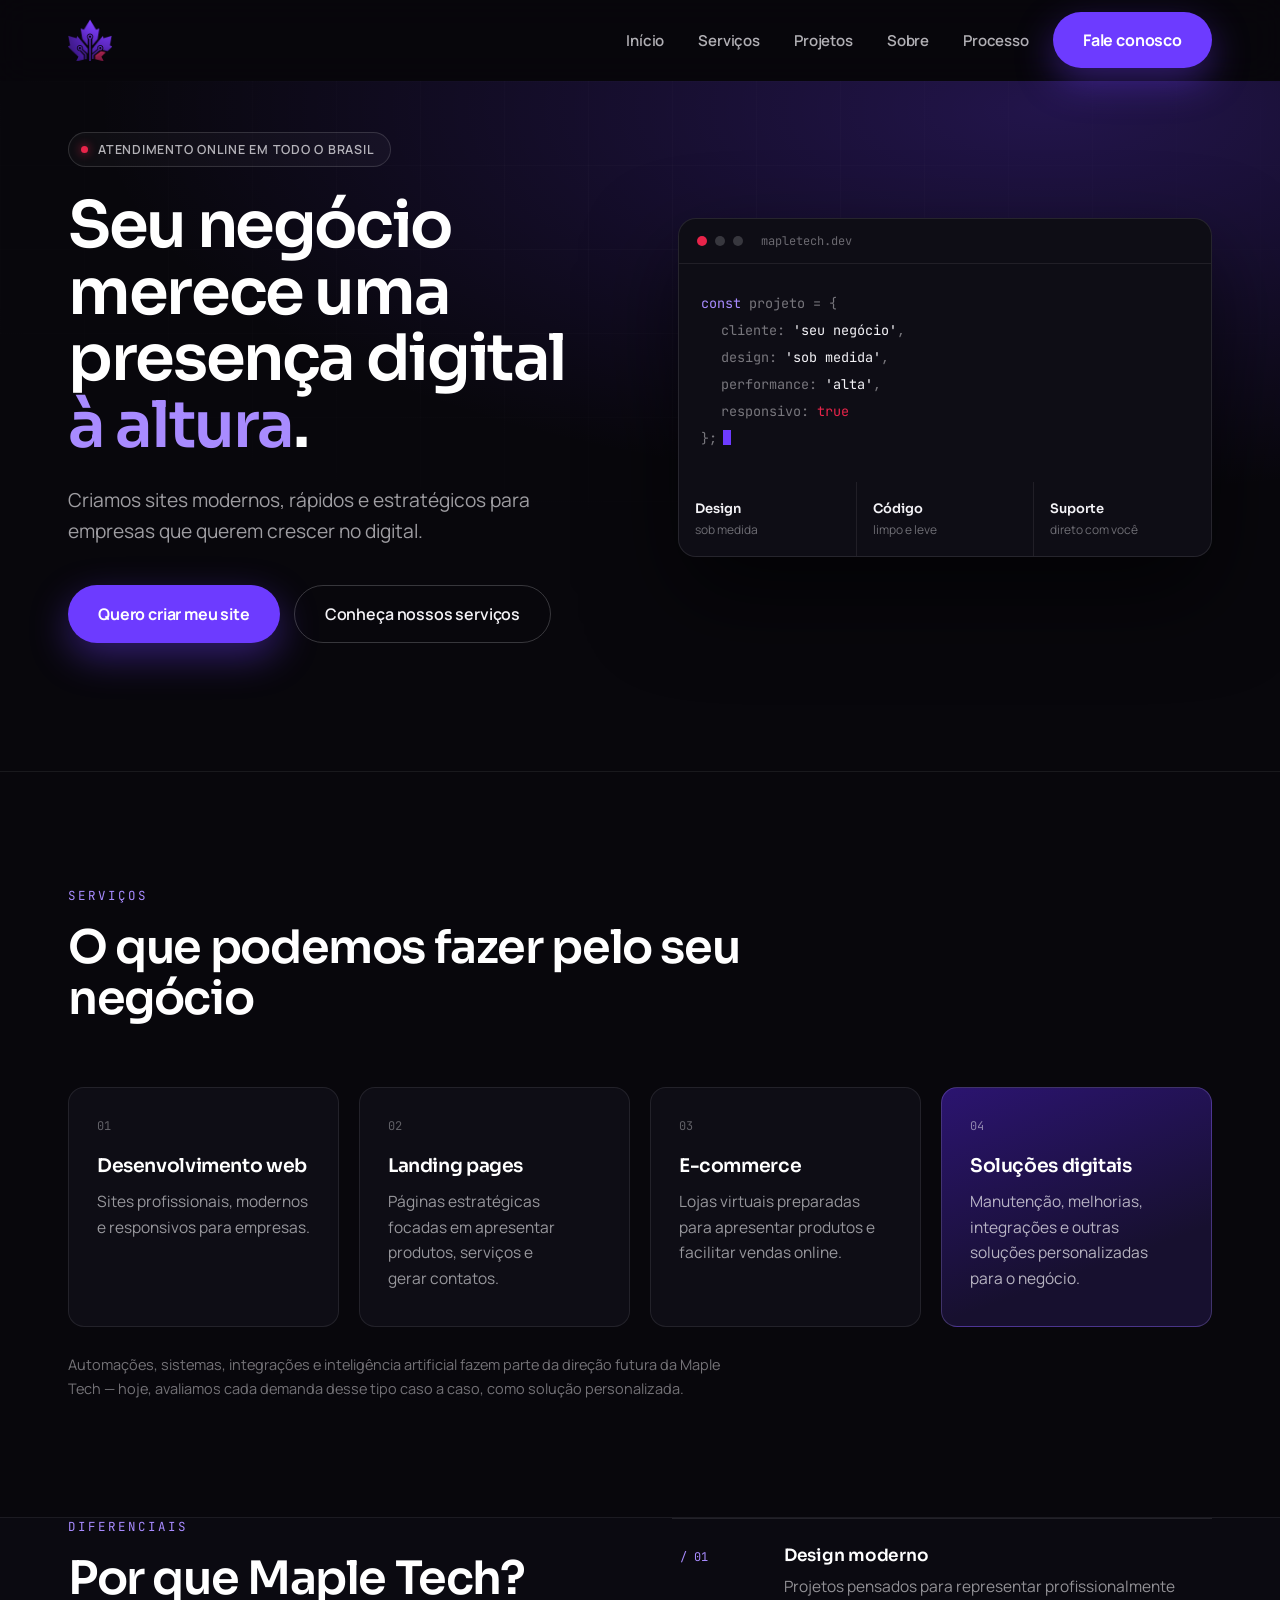
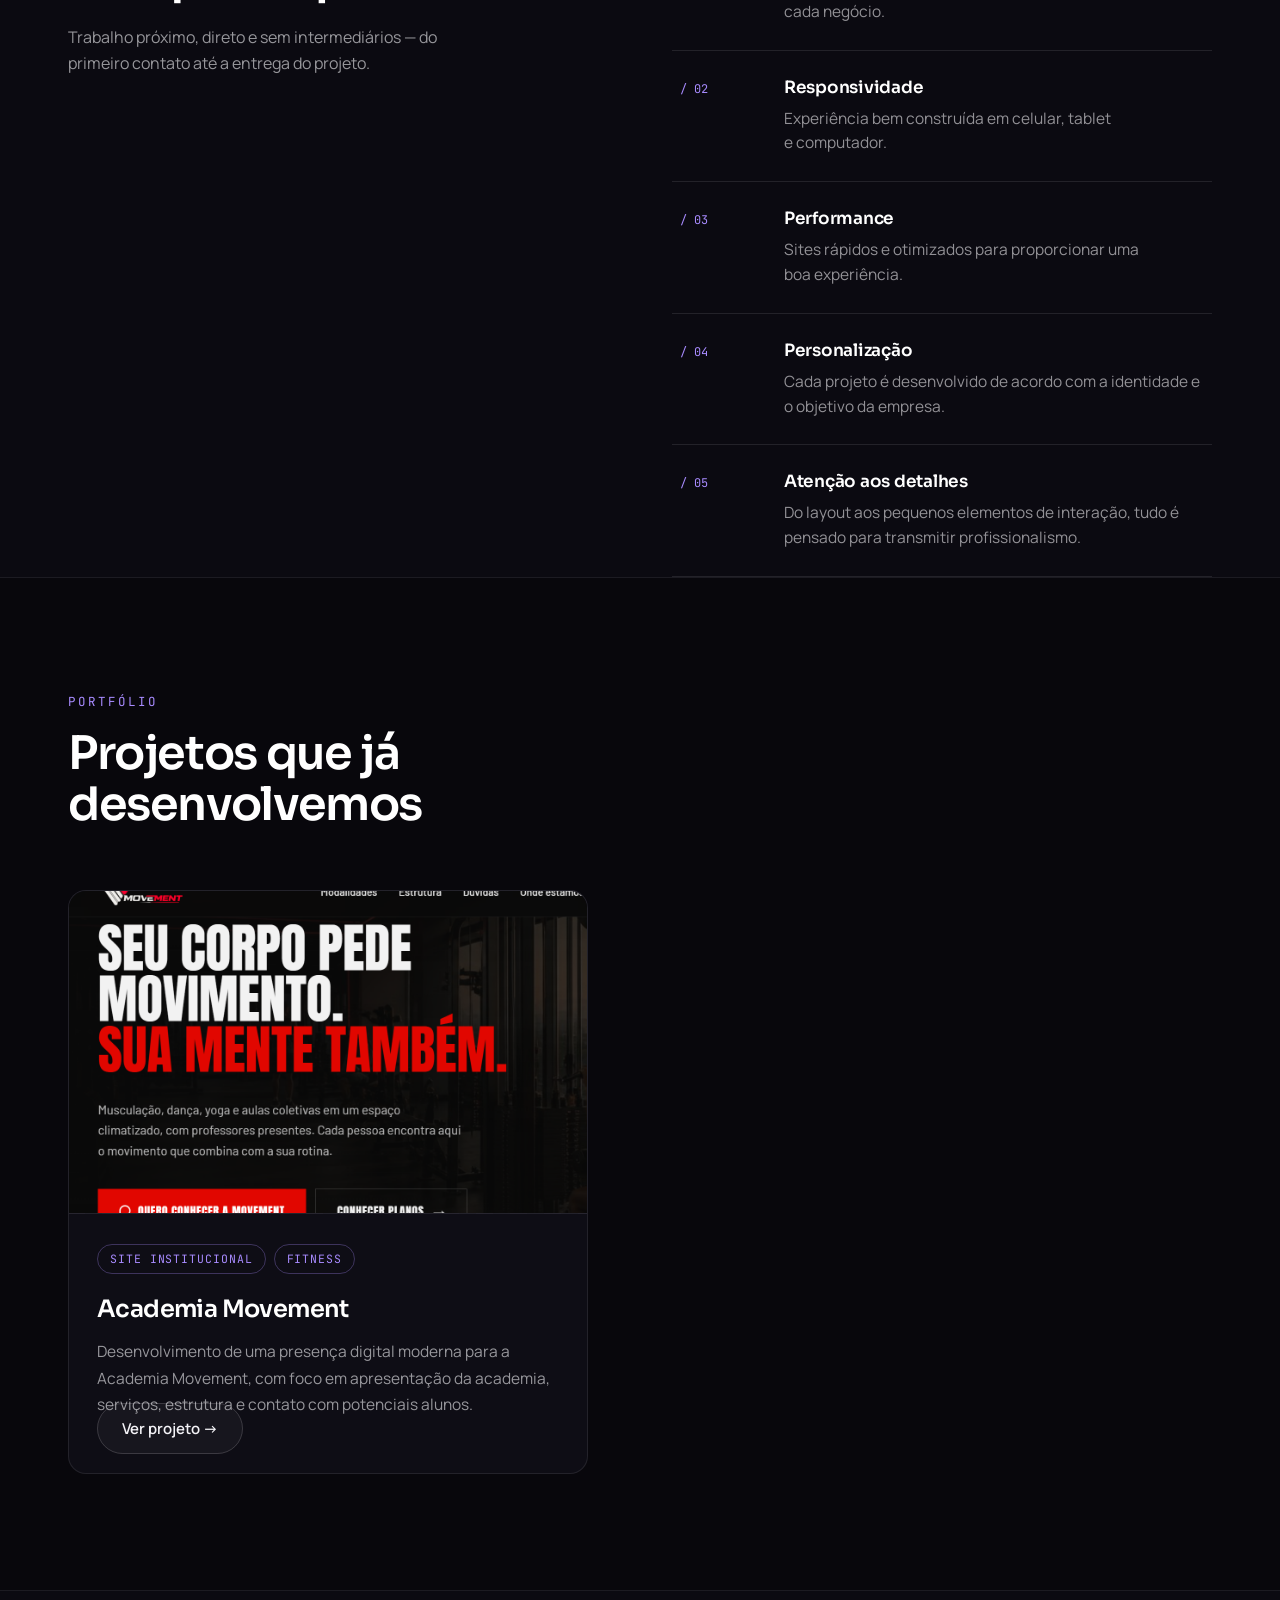
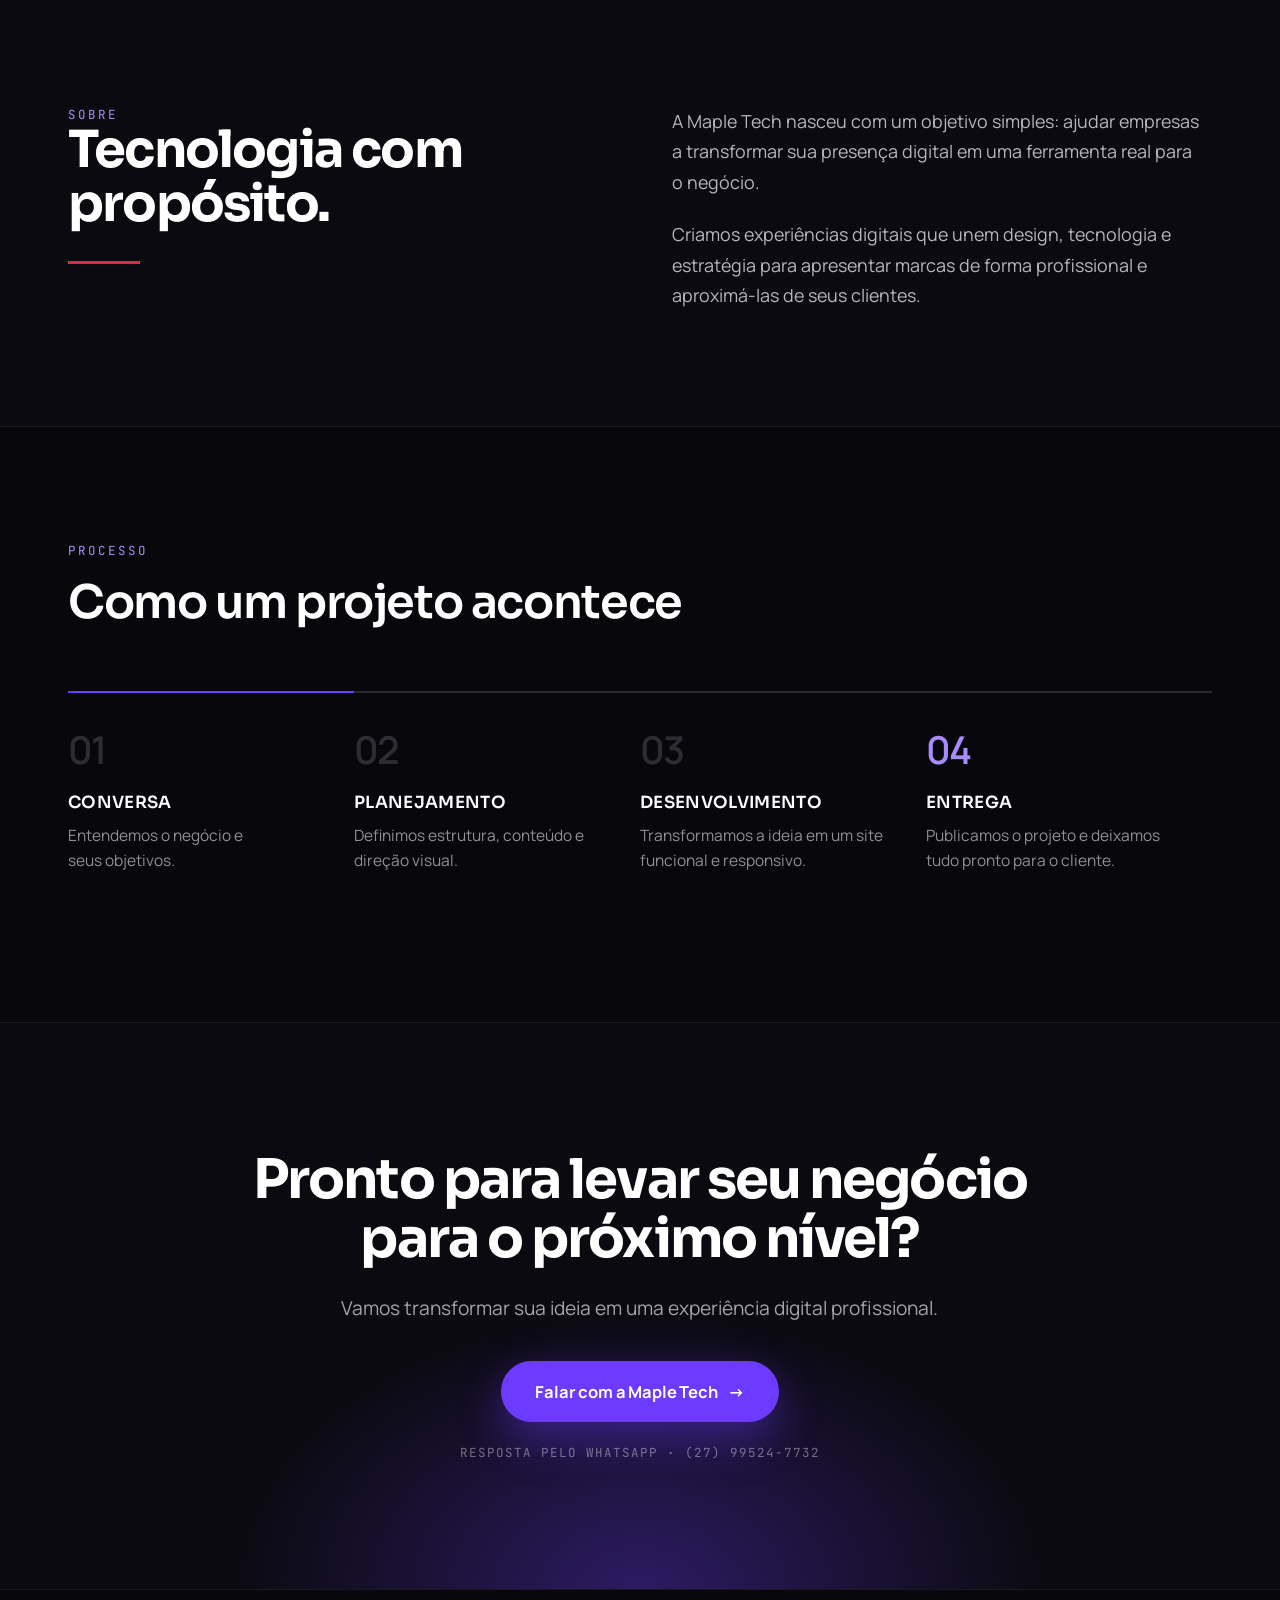
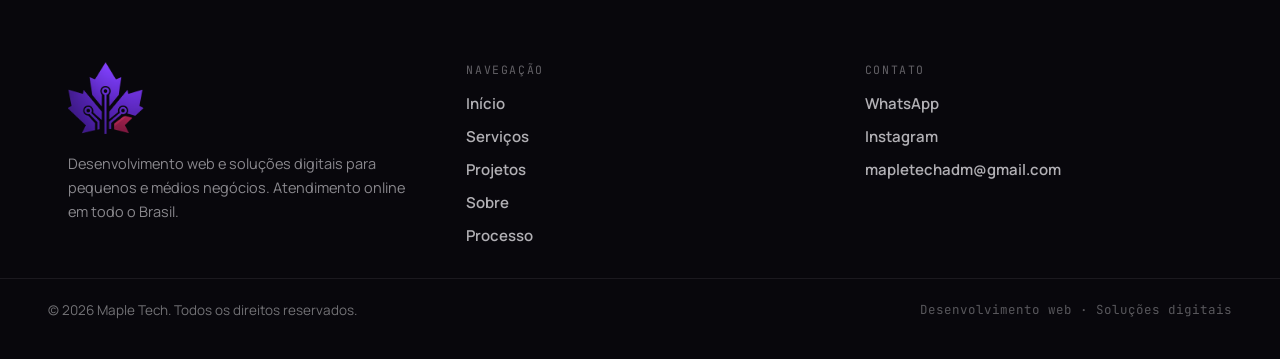
<file: index.html>
<!DOCTYPE html>
<html lang="pt-BR">
<head>
<meta charset="utf-8">
<meta name="viewport" content="width=device-width, initial-scale=1">
<title>Maple Tech — Desenvolvimento Web e Soluções Digitais</title>
<meta name="description" content="A Maple Tech cria sites modernos, rápidos e estratégicos para pequenos e médios negócios. Atendimento online para empresas de todo o Brasil." />
<link rel="canonical" href="https://www.mapletech.com.br/" />
<meta property="og:type" content="website" />
<meta property="og:title" content="Maple Tech — Desenvolvimento Web e Soluções Digitais" />
<meta property="og:description" content="Sites modernos, rápidos e estratégicos para empresas que querem crescer no digital." />
<meta property="og:image" content="https://www.mapletech.com.br/assets/maple-tech-logo-dark.png" />
<meta property="og:url" content="https://www.mapletech.com.br/" />
<meta name="twitter:card" content="summary_large_image" />
<meta name="theme-color" content="#08070C" />
<link rel="icon" href="assets/maple-tech-logo-dark.png" />
<link rel="preconnect" href="https://fonts.googleapis.com" />
<link rel="preconnect" href="https://fonts.gstatic.com" crossorigin="anonymous" />
<link href="https://fonts.googleapis.com/css2?family=Sora:wght@400;500;600;700&family=Manrope:wght@400;500;600;700&family=JetBrains+Mono:wght@400;500&display=swap" rel="stylesheet" />
<link rel="stylesheet" href="styles.css" />
</head>
<body>
<a class="skip-link" href="#inicio">Pular para o conteúdo principal</a>

<header class="site-header">
  <div class="container header-inner">
    <a class="logo-link" href="#inicio" aria-label="Maple Tech — página inicial">
      <span class="logo-crop">
        <img src="assets/maple-tech-logo-dark.png" alt="Logo da Maple Tech" width="118" height="118" />
      </span>
    </a>
    <nav class="nav-desktop" aria-label="Navegação principal">
      <a href="#inicio">Início</a>
      <a href="#servicos">Serviços</a>
      <a href="#projetos">Projetos</a>
      <a href="#sobre">Sobre</a>
      <a href="#processo">Processo</a>
    </nav>
    <a class="btn btn-primary header-cta" href="https://wa.me/5527995247732?text=Ol%C3%A1%2C%20Maple%20Tech!%20Vim%20pelo%20site%20e%20gostaria%20de%20mais%20informa%C3%A7%C3%B5es%20sobre%20os%20servi%C3%A7os." target="_blank" rel="noopener">Fale conosco</a>
    <button type="button" class="burger" aria-label="Abrir menu" aria-expanded="false" aria-controls="nav-mobile">
      <span class="burger-icon">
        <span></span>
        <span></span>
      </span>
    </button>
  </div>
  <div class="nav-mobile" id="nav-mobile">
    <nav class="nav-mobile-list" aria-label="Navegação mobile">
      <a href="#inicio">Início</a>
      <a href="#servicos">Serviços</a>
      <a href="#projetos">Projetos</a>
      <a href="#sobre">Sobre</a>
      <a href="#processo">Processo</a>
      <a class="btn btn-primary" href="https://wa.me/5527995247732?text=Ol%C3%A1%2C%20Maple%20Tech!%20Vim%20pelo%20site%20e%20gostaria%20de%20mais%20informa%C3%A7%C3%B5es%20sobre%20os%20servi%C3%A7os." target="_blank" rel="noopener">Fale conosco</a>
    </nav>
  </div>
</header>

<main>
  <section id="inicio" class="hero">
    <div class="hero-glow"></div>
    <div class="hero-grid"></div>
    <div class="container hero-inner">
      <div data-reveal="1">
        <div class="hero-badge">
          <span class="hero-badge-dot"></span>
          Atendimento online em todo o Brasil
        </div>
        <h1>Seu negócio merece uma presença digital <span class="highlight">à altura</span>.</h1>
        <p class="hero-lead">Criamos sites modernos, rápidos e estratégicos para empresas que querem crescer no digital.</p>
        <div class="hero-ctas">
          <a class="btn btn-primary" href="https://wa.me/5527995247732?text=Ol%C3%A1%2C%20Maple%20Tech!%20Vim%20pelo%20site%20e%20quero%20criar%20o%20site%20da%20minha%20empresa." target="_blank" rel="noopener">Quero criar meu site</a>
          <a class="btn btn-secondary" href="#servicos">Conheça nossos serviços</a>
        </div>
      </div>
      <div data-reveal="1">
        <div class="code-card">
          <div class="code-card-bar">
            <span class="code-card-dot is-red"></span>
            <span class="code-card-dot"></span>
            <span class="code-card-dot"></span>
            <span class="code-card-url">mapletech.dev</span>
          </div>
          <div class="code-card-body">
            <div><span class="kw">const</span> projeto = {</div>
            <div class="indent">cliente: <span class="val">'seu negócio'</span>,</div>
            <div class="indent">design: <span class="val">'sob medida'</span>,</div>
            <div class="indent">performance: <span class="val">'alta'</span>,</div>
            <div class="indent">responsivo: <span class="bool">true</span></div>
            <div>};<span class="cursor-blink" aria-hidden="true"></span></div>
          </div>
          <div class="code-card-features">
            <div class="code-card-feature"><strong>Design</strong><span>sob medida</span></div>
            <div class="code-card-feature"><strong>Código</strong><span>limpo e leve</span></div>
            <div class="code-card-feature"><strong>Suporte</strong><span>direto com você</span></div>
          </div>
        </div>
      </div>
    </div>
  </section>

  <section id="servicos" class="section container">
    <div data-reveal="1" style="max-width: 720px;">
      <div class="eyebrow">Serviços</div>
      <h2 class="section-heading">O que podemos fazer pelo seu negócio</h2>
    </div>
    <div class="services-grid">
      <article class="service-card" data-reveal="1">
        <div class="service-index">01</div>
        <h3>Desenvolvimento web</h3>
        <p>Sites profissionais, modernos e responsivos para empresas.</p>
      </article>
      <article class="service-card" data-reveal="1">
        <div class="service-index">02</div>
        <h3>Landing pages</h3>
        <p>Páginas estratégicas focadas em apresentar produtos, serviços e gerar contatos.</p>
      </article>
      <article class="service-card" data-reveal="1">
        <div class="service-index">03</div>
        <h3>E-commerce</h3>
        <p>Lojas virtuais preparadas para apresentar produtos e facilitar vendas online.</p>
      </article>
      <article class="service-card is-featured" data-reveal="1">
        <div class="service-index">04</div>
        <h3>Soluções digitais</h3>
        <p>Manutenção, melhorias, integrações e outras soluções personalizadas para o negócio.</p>
      </article>
    </div>
    <p class="section-note" data-reveal="1">Automações, sistemas, integrações e inteligência artificial fazem parte da direção futura da Maple Tech — hoje, avaliamos cada demanda desse tipo caso a caso, como solução personalizada.</p>
  </section>

  <section class="section-alt">
    <div class="container features-grid">
      <div class="features-intro" data-reveal="1">
        <div class="eyebrow">Diferenciais</div>
        <h2 class="section-heading">Por que Maple Tech?</h2>
        <p>Trabalho próximo, direto e sem intermediários — do primeiro contato até a entrega do projeto.</p>
      </div>
      <div class="feature-list" data-reveal="1">
        <div class="feature-item">
          <div class="feature-num">/ 01</div>
          <div>
            <h3>Design moderno</h3>
            <p>Projetos pensados para representar profissionalmente cada negócio.</p>
          </div>
        </div>
        <div class="feature-item">
          <div class="feature-num">/ 02</div>
          <div>
            <h3>Responsividade</h3>
            <p>Experiência bem construída em celular, tablet e computador.</p>
          </div>
        </div>
        <div class="feature-item">
          <div class="feature-num">/ 03</div>
          <div>
            <h3>Performance</h3>
            <p>Sites rápidos e otimizados para proporcionar uma boa experiência.</p>
          </div>
        </div>
        <div class="feature-item">
          <div class="feature-num">/ 04</div>
          <div>
            <h3>Personalização</h3>
            <p>Cada projeto é desenvolvido de acordo com a identidade e o objetivo da empresa.</p>
          </div>
        </div>
        <div class="feature-item">
          <div class="feature-num">/ 05</div>
          <div>
            <h3>Atenção aos detalhes</h3>
            <p>Do layout aos pequenos elementos de interação, tudo é pensado para transmitir profissionalismo.</p>
          </div>
        </div>
      </div>
    </div>
  </section>

  <section id="projetos" class="section container">
    <div class="projects-header" data-reveal="1">
      <div class="projects-header-text">
        <div class="eyebrow">Portfólio</div>
        <h2 class="section-heading">Projetos que já desenvolvemos</h2>
      </div>
    </div>
    <!-- Para adicionar novos projetos, duplique o bloco <article class="project-card"> abaixo. -->
    <div class="projects-grid">
      <article class="project-card" data-reveal="1">
        <div class="project-image">
          <img src="assets/projeto-movement.png" alt="Página inicial do site da Academia Movement" loading="lazy" width="1204" height="846" />
        </div>
        <div class="project-body">
          <div class="project-tags">
            <span class="project-tag">Site institucional</span>
            <span class="project-tag">Fitness</span>
          </div>
          <h3>Academia Movement</h3>
          <p>Desenvolvimento de uma presença digital moderna para a Academia Movement, com foco em apresentação da academia, serviços, estrutura e contato com potenciais alunos.</p>
          <a class="btn-ghost project-link" href="https://movement-br.lovable.app" target="_blank" rel="noopener">Ver projeto <span aria-hidden="true">→</span></a>
        </div>
      </article>
    </div>
  </section>

  <section id="sobre" class="section-alt">
    <div class="container section about-grid">
      <div class="about-intro" data-reveal="1">
        <div class="eyebrow">Sobre</div>
        <h2>Tecnologia com propósito.</h2>
        <div class="accent-line"></div>
      </div>
      <div class="about-text" data-reveal="1">
        <p>A Maple Tech nasceu com um objetivo simples: ajudar empresas a transformar sua presença digital em uma ferramenta real para o negócio.</p>
        <p>Criamos experiências digitais que unem design, tecnologia e estratégia para apresentar marcas de forma profissional e aproximá-las de seus clientes.</p>
      </div>
    </div>
  </section>

  <section id="processo" class="section container">
    <div class="process-header" data-reveal="1">
      <div class="eyebrow">Processo</div>
      <h2 class="section-heading">Como um projeto acontece</h2>
    </div>
    <div class="process-grid">
      <div class="process-step is-first" data-reveal="1">
        <div class="process-num">01</div>
        <h3>Conversa</h3>
        <p>Entendemos o negócio e seus objetivos.</p>
      </div>
      <div class="process-step" data-reveal="1">
        <div class="process-num">02</div>
        <h3>Planejamento</h3>
        <p>Definimos estrutura, conteúdo e direção visual.</p>
      </div>
      <div class="process-step" data-reveal="1">
        <div class="process-num">03</div>
        <h3>Desenvolvimento</h3>
        <p>Transformamos a ideia em um site funcional e responsivo.</p>
      </div>
      <div class="process-step is-last" data-reveal="1">
        <div class="process-num">04</div>
        <h3>Entrega</h3>
        <p>Publicamos o projeto e deixamos tudo pronto para o cliente.</p>
      </div>
    </div>
  </section>

  <section class="cta-section">
    <div class="cta-glow"></div>
    <div class="cta-inner" data-reveal="1">
      <h2>Pronto para levar seu negócio para o próximo nível?</h2>
      <p>Vamos transformar sua ideia em uma experiência digital profissional.</p>
      <a class="btn btn-primary" href="https://wa.me/5527995247732?text=Ol%C3%A1%2C%20Maple%20Tech!%20Vim%20pelo%20site%20e%20quero%20falar%20sobre%20um%20projeto%20digital%20para%20o%20meu%20neg%C3%B3cio." target="_blank" rel="noopener">Falar com a Maple Tech <span aria-hidden="true">→</span></a>
      <div class="cta-note">Resposta pelo WhatsApp · (27) 99524-7732</div>
    </div>
  </section>
</main>

<footer class="site-footer">
  <div class="container footer-grid">
    <div>
      <span class="footer-logo">
        <img src="assets/maple-tech-logo-dark.png" alt="Logo da Maple Tech" width="201" height="201" />
      </span>
      <p class="footer-tagline">Desenvolvimento web e soluções digitais para pequenos e médios negócios. Atendimento online em todo o Brasil.</p>
    </div>
    <nav class="footer-nav" aria-label="Navegação do rodapé">
      <div class="footer-nav-title">Navegação</div>
      <a href="#inicio">Início</a>
      <a href="#servicos">Serviços</a>
      <a href="#projetos">Projetos</a>
      <a href="#sobre">Sobre</a>
      <a href="#processo">Processo</a>
    </nav>
    <div class="footer-nav footer-contact">
      <div class="footer-nav-title">Contato</div>
      <a href="https://wa.me/5527995247732?text=Ol%C3%A1%2C%20Maple%20Tech!%20Vim%20pelo%20site%20e%20gostaria%20de%20falar%20com%20voc%C3%AAs." target="_blank" rel="noopener">WhatsApp</a>
      <a href="https://www.instagram.com/mapletech_/" target="_blank" rel="noopener">Instagram</a>
      <a href="mailto:mapletechadm@gmail.com">mapletechadm@gmail.com</a>
    </div>
  </div>
  <div class="footer-bottom">
    <span class="footer-copy">© 2026 Maple Tech. Todos os direitos reservados.</span>
    <span class="footer-tag">Desenvolvimento web · Soluções digitais</span>
  </div>
</footer>

<script src="script.js"></script>
</body>
</html>
</file>
<file: styles.css>
/* ==========================================================================
   Maple Tech — folha de estilos
   ========================================================================== */

:root {
  --bg: #08070C;
  --bg-alt: #0B0A11;
  --card-bg: #0E0D15;
  --card-bg-hover: #13111C;
  --text: #F4F3F7;
  --text-72: rgba(244, 243, 247, 0.72);
  --text-64: rgba(244, 243, 247, 0.64);
  --text-60: rgba(244, 243, 247, 0.6);
  --text-58: rgba(244, 243, 247, 0.58);
  --text-55: rgba(244, 243, 247, 0.55);
  --text-50: rgba(244, 243, 247, 0.5);
  --text-46: rgba(244, 243, 247, 0.46);
  --text-45: rgba(244, 243, 247, 0.45);
  --text-42: rgba(244, 243, 247, 0.42);
  --text-40: rgba(244, 243, 247, 0.4);
  --text-38: rgba(244, 243, 247, 0.38);
  --text-36: rgba(244, 243, 247, 0.36);
  --text-34: rgba(244, 243, 247, 0.34);
  --border-16: rgba(244, 243, 247, 0.16);
  --border-14: rgba(244, 243, 247, 0.14);
  --border-10: rgba(244, 243, 247, 0.1);
  --border-09: rgba(244, 243, 247, 0.09);
  --border-08: rgba(244, 243, 247, 0.08);
  --border-07: rgba(244, 243, 247, 0.07);
  --border-04: rgba(244, 243, 247, 0.04);
  --border-03: rgba(244, 243, 247, 0.03);
  --accent: #A88BFF;
  --accent-light: #C4B0FF;
  --accent-strong: #6D3BFF;
  --accent-hover: #8055FF;
  --accent-border: rgba(168, 139, 255, 0.3);
  --accent-glow: rgba(109, 59, 255, 0.34);
  --red: #E8244A;
  --font-heading: Sora, Helvetica, Arial, sans-serif;
  --font-body: Manrope, Helvetica, Arial, sans-serif;
  --font-mono: 'JetBrains Mono', monospace;
}

/* -------------------------------------------------------------------------
   Base
   ------------------------------------------------------------------------- */

* {
  box-sizing: border-box;
}

html {
  scroll-behavior: smooth;
  background: var(--bg);
}

body {
  margin: 0;
  background: var(--bg);
  color: var(--text);
  font-family: var(--font-body);
  -webkit-font-smoothing: antialiased;
  overflow-x: hidden;
}

img {
  max-width: 100%;
}

a {
  color: var(--accent);
  text-decoration: none;
}

a:hover {
  color: var(--accent-light);
}

input,
textarea,
button {
  font-family: inherit;
}

::selection {
  background: var(--accent-strong);
  color: #fff;
}

h1,
h2,
h3 {
  font-family: var(--font-heading);
  color: #FFFFFF;
  margin: 0;
}

p {
  margin: 0;
}

.container {
  max-width: 1240px;
  margin: 0 auto;
  padding-left: clamp(20px, 4vw, 48px);
  padding-right: clamp(20px, 4vw, 48px);
}

.section {
  padding-top: clamp(72px, 9vw, 128px);
  padding-bottom: clamp(72px, 9vw, 128px);
}

.section-alt {
  background: var(--bg-alt);
  border-top: 1px solid var(--border-07);
  border-bottom: 1px solid var(--border-07);
}

.eyebrow {
  font-family: var(--font-mono);
  font-size: 12.5px;
  letter-spacing: 0.16em;
  text-transform: uppercase;
  color: var(--accent);
}

.section-heading {
  margin-top: 18px;
  font-size: clamp(1.9rem, 3.6vw, 2.9rem);
  line-height: 1.1;
  letter-spacing: -0.03em;
  font-weight: 600;
}

.section-note {
  margin-top: 26px;
  max-width: 46em;
  font-size: 14.5px;
  line-height: 1.7;
  color: var(--text-46);
  text-wrap: pretty;
}

/* Skip link */
.skip-link {
  position: absolute;
  left: 12px;
  top: -60px;
  z-index: 100;
  background: var(--accent-strong);
  color: #fff;
  padding: 12px 20px;
  border-radius: 10px;
  font-weight: 700;
  font-size: 14px;
  transition: top 200ms ease;
}

.skip-link:focus {
  top: 12px;
  color: #fff;
}

/* Buttons */
.btn {
  display: inline-flex;
  align-items: center;
  gap: 10px;
  padding: 17px 30px;
  border-radius: 999px;
  font-size: 16px;
  font-weight: 700;
  letter-spacing: -0.01em;
  transition: transform 200ms ease, background 200ms ease, box-shadow 200ms ease, border-color 200ms ease, color 200ms ease;
}

.btn-primary {
  background: var(--accent-strong);
  color: #fff;
  box-shadow: 0 14px 38px rgba(109, 59, 255, 0.4);
}

.btn-primary:hover {
  background: var(--accent-hover);
  color: #fff;
  transform: translateY(-2px);
}

.btn-secondary {
  border: 1px solid rgba(244, 243, 247, 0.2);
  color: var(--text);
  font-weight: 600;
}

.btn-secondary:hover {
  background: var(--border-07);
  border-color: rgba(244, 243, 247, 0.4);
  color: var(--text);
}

.btn-ghost {
  padding: 14px 24px;
  background: var(--border-04);
  border: 1px solid var(--border-16);
  color: var(--text);
  border-radius: 999px;
  font-size: 15px;
  font-weight: 600;
  transition: background 200ms ease, gap 200ms ease, border-color 200ms ease, color 200ms ease;
}

.btn-ghost:hover {
  background: var(--accent-strong);
  border-color: var(--accent-strong);
  gap: 16px;
  color: #fff;
}

/* Scroll reveal (progressive enhancement: visible by default,
   JS hides then reveals on intersection — content stays visible if JS fails) */
[data-reveal].is-hidden {
  opacity: 0;
  transform: translateY(18px);
}

[data-reveal] {
  transition: opacity 620ms cubic-bezier(.22, .61, .36, 1), transform 620ms cubic-bezier(.22, .61, .36, 1);
}

@media (prefers-reduced-motion: reduce) {
  [data-reveal],
  [data-reveal].is-hidden {
    opacity: 1 !important;
    transform: none !important;
    transition: none !important;
  }
}

@keyframes mt-blink {
  0%, 60% { opacity: 1; }
  61%, 100% { opacity: 0; }
}

@media (prefers-reduced-motion: reduce) {
  .cursor-blink {
    animation: none;
  }
}

@keyframes mt-line {
  from { transform: scaleX(0); }
  to { transform: scaleX(1); }
}

/* -------------------------------------------------------------------------
   Header
   ------------------------------------------------------------------------- */

.site-header {
  position: sticky;
  top: 0;
  z-index: 60;
  background: rgba(8, 7, 12, 0.4);
  border-bottom: 1px solid rgba(244, 243, 247, 0);
  backdrop-filter: saturate(1.3) blur(16px);
  -webkit-backdrop-filter: saturate(1.3) blur(16px);
  transition: background 260ms ease, border-color 260ms ease;
}

.site-header.is-scrolled {
  background: rgba(8, 7, 12, 0.86);
  border-bottom: 1px solid var(--border-10);
}

.header-inner {
  display: flex;
  align-items: center;
  gap: 24px;
  padding-top: 12px;
  padding-bottom: 12px;
}

.logo-link {
  display: flex;
  align-items: center;
  flex: 0 0 auto;
}

.logo-crop {
  display: block;
  width: 44px;
  height: 42px;
  overflow: hidden;
}

.logo-crop img {
  width: 118px;
  height: 118px;
  max-width: none;
  margin-left: -37px;
  margin-top: -20px;
  display: block;
  object-fit: cover;
}

.nav-desktop {
  display: flex;
  margin-left: auto;
  align-items: center;
  gap: 34px;
}

.nav-desktop a {
  font-size: 15px;
  font-weight: 600;
  color: var(--text-72);
  letter-spacing: -0.01em;
  transition: color 180ms ease;
}

.nav-desktop a:hover {
  color: var(--text);
}

.header-cta {
  display: inline-flex;
}

.burger {
  display: none;
  margin-left: auto;
  width: 48px;
  height: 48px;
  align-items: center;
  justify-content: center;
  background: var(--border-04);
  border: 1px solid var(--border-14);
  border-radius: 14px;
  cursor: pointer;
}

.burger-icon {
  display: block;
  width: 20px;
  height: 10px;
  position: relative;
}

.burger-icon span {
  position: absolute;
  left: 0;
  width: 20px;
  height: 2px;
  background: var(--text);
  border-radius: 2px;
}

.burger-icon span:first-child {
  top: 0;
}

.burger-icon span:last-child {
  bottom: 0;
  width: 14px;
}

.nav-mobile {
  display: none;
  border-top: 1px solid var(--border-09);
  background: var(--bg-alt);
  padding: 12px clamp(20px, 4vw, 48px) 26px;
}

.nav-mobile.is-open {
  display: block;
}

.nav-mobile-list {
  display: flex;
  flex-direction: column;
}

.nav-mobile-list a {
  padding: 15px 2px;
  font-family: var(--font-heading);
  font-size: 20px;
  font-weight: 600;
  color: var(--text);
  border-bottom: 1px solid var(--border-08);
}

.nav-mobile-list a:last-of-type {
  border-bottom: none;
}

.nav-mobile .btn-primary {
  margin-top: 18px;
  text-align: center;
  justify-content: center;
  padding: 16px 24px;
  font-size: 16px;
  width: 100%;
}

@media (max-width: 939px) {
  .nav-desktop,
  .header-cta {
    display: none;
  }

  .burger {
    display: flex;
  }
}

/* -------------------------------------------------------------------------
   Hero
   ------------------------------------------------------------------------- */

.hero {
  position: relative;
  overflow: hidden;
  border-bottom: 1px solid var(--border-07);
}

.hero-glow {
  position: absolute;
  inset: 0;
  background: radial-gradient(120% 90% at 82% 4%, rgba(109, 59, 255, 0.26), rgba(8, 7, 12, 0) 62%);
  pointer-events: none;
}

.hero-grid {
  position: absolute;
  inset: 0;
  opacity: 0.5;
  pointer-events: none;
  background-image: linear-gradient(rgba(244, 243, 247, 0.045) 1px, transparent 1px), linear-gradient(90deg, rgba(244, 243, 247, 0.045) 1px, transparent 1px);
  background-size: 84px 84px;
  mask-image: radial-gradient(90% 70% at 50% 20%, #000 0%, transparent 78%);
  -webkit-mask-image: radial-gradient(90% 70% at 50% 20%, #000 0%, transparent 78%);
}

.hero-inner {
  position: relative;
  padding-top: clamp(24px, 4vw, 56px);
  padding-bottom: clamp(72px, 10vw, 136px);
  display: grid;
  grid-template-columns: repeat(auto-fit, minmax(330px, 1fr));
  gap: clamp(48px, 6vw, 80px);
  align-items: center;
}

.hero-badge {
  display: inline-flex;
  align-items: center;
  gap: 10px;
  padding: 8px 16px 8px 12px;
  border: 1px solid var(--border-14);
  background: var(--border-03);
  border-radius: 999px;
  font-size: 12.5px;
  font-weight: 600;
  letter-spacing: 0.06em;
  text-transform: uppercase;
  color: var(--text-72);
}

.hero-badge-dot {
  width: 7px;
  height: 7px;
  border-radius: 999px;
  background: var(--red);
  display: block;
  box-shadow: 0 0 10px rgba(232, 36, 74, 0.8);
}

.hero h1 {
  margin-top: 26px;
  font-size: clamp(2.35rem, 5vw, 4.05rem);
  line-height: 1.04;
  letter-spacing: -0.037em;
  font-weight: 600;
  text-wrap: pretty;
}

.hero h1 .highlight {
  color: var(--accent);
}

.hero-lead {
  margin-top: 26px;
  max-width: 30em;
  font-size: clamp(1.02rem, 1.5vw, 1.22rem);
  line-height: 1.6;
  color: var(--text-64);
  text-wrap: pretty;
}

.hero-ctas {
  margin-top: 38px;
  display: flex;
  flex-wrap: wrap;
  gap: 14px;
}

.code-card {
  position: relative;
  border: 1px solid var(--border-10);
  border-radius: 18px;
  background: var(--card-bg);
  overflow: hidden;
  box-shadow: 0 40px 90px rgba(0, 0, 0, 0.6);
}

.code-card-bar {
  display: flex;
  align-items: center;
  gap: 8px;
  padding: 14px 18px;
  border-bottom: 1px solid var(--border-08);
}

.code-card-dot {
  width: 10px;
  height: 10px;
  border-radius: 999px;
  display: block;
  background: rgba(244, 243, 247, 0.18);
}

.code-card-dot.is-red {
  background: var(--red);
}

.code-card-url {
  margin-left: 10px;
  font-family: var(--font-mono);
  font-size: 12px;
  color: var(--text-40);
}

.code-card-body {
  padding: 26px 22px 30px;
  font-family: var(--font-mono);
  font-size: 13.5px;
  line-height: 2;
  color: var(--text-46);
}

.code-card-body .indent {
  padding-left: 20px;
}

.code-card-body .kw {
  color: var(--accent);
}

.code-card-body .val {
  color: var(--text);
}

.code-card-body .bool {
  color: var(--red);
}

.cursor-blink {
  display: inline-block;
  width: 8px;
  height: 15px;
  margin-left: 6px;
  vertical-align: -2px;
  background: var(--accent-strong);
  animation: mt-blink 1.2s steps(1) infinite;
}

.code-card-features {
  display: grid;
  grid-template-columns: repeat(3, 1fr);
  gap: 1px;
  background: var(--border-08);
}

.code-card-feature {
  background: var(--card-bg);
  padding: 18px 16px;
}

.code-card-feature strong {
  display: block;
  font-family: var(--font-heading);
  font-size: 13px;
  font-weight: 600;
  color: var(--text);
}

.code-card-feature span {
  display: block;
  font-size: 12px;
  color: var(--text-42);
  margin-top: 4px;
}

/* -------------------------------------------------------------------------
   Serviços
   ------------------------------------------------------------------------- */

.services-grid {
  margin-top: clamp(40px, 5vw, 64px);
  display: grid;
  grid-template-columns: repeat(auto-fit, minmax(268px, 1fr));
  gap: 20px;
}

.service-card {
  padding: 30px 28px 34px;
  background: var(--card-bg);
  border: 1px solid var(--border-09);
  border-radius: 16px;
  transition: transform 240ms ease, border-color 240ms ease, background 240ms ease, box-shadow 240ms ease;
}

.service-card:hover {
  transform: translateY(-6px);
  border-color: rgba(168, 139, 255, 0.42);
  background: var(--card-bg-hover);
}

.service-card.is-featured {
  background: linear-gradient(160deg, #2B1470 0%, #17102F 70%);
  border-color: rgba(168, 139, 255, 0.28);
}

.service-card.is-featured:hover {
  background: linear-gradient(160deg, #2B1470 0%, #17102F 70%);
  border-color: rgba(168, 139, 255, 0.28);
  box-shadow: 0 22px 48px rgba(109, 59, 255, 0.28);
}

.service-card.is-featured .service-index {
  color: var(--text-50);
}

.service-card.is-featured p {
  color: rgba(244, 243, 247, 0.72);
}

.service-index {
  font-family: var(--font-mono);
  font-size: 12px;
  color: var(--text-36);
}

.service-card h3 {
  margin-top: 20px;
  font-size: 1.18rem;
  font-weight: 600;
  letter-spacing: -0.02em;
}

.service-card p {
  margin-top: 12px;
  font-size: 15.5px;
  line-height: 1.65;
  color: var(--text-60);
  text-wrap: pretty;
}

/* -------------------------------------------------------------------------
   Diferenciais
   ------------------------------------------------------------------------- */

.features-grid {
  display: grid;
  grid-template-columns: repeat(auto-fit, minmax(300px, 1fr));
  gap: clamp(40px, 5vw, 72px);
}

.features-intro p {
  margin-top: 20px;
  max-width: 26em;
  font-size: 16px;
  line-height: 1.65;
  color: var(--text-60);
  text-wrap: pretty;
}

.feature-list {
  display: flex;
  flex-direction: column;
}

.feature-item {
  display: grid;
  grid-template-columns: 84px 1fr;
  gap: 20px;
  padding: 26px 8px;
  border-top: 1px solid var(--border-10);
  transition: background 220ms ease;
}

.feature-item:last-child {
  border-bottom: 1px solid var(--border-10);
}

.feature-item:hover {
  background: rgba(109, 59, 255, 0.08);
}

.feature-num {
  font-family: var(--font-mono);
  font-size: 12px;
  color: var(--accent);
  padding-top: 4px;
}

.feature-item h3 {
  font-size: 1.06rem;
  font-weight: 600;
  letter-spacing: -0.015em;
}

.feature-item p {
  margin-top: 8px;
  font-size: 15.5px;
  line-height: 1.6;
  color: var(--text-58);
  text-wrap: pretty;
}

/* -------------------------------------------------------------------------
   Projetos
   ------------------------------------------------------------------------- */

.projects-header {
  display: flex;
  flex-wrap: wrap;
  gap: 24px;
  align-items: flex-end;
  justify-content: space-between;
}

.projects-header-text {
  max-width: 640px;
}

.projects-grid {
  margin-top: clamp(40px, 5vw, 60px);
  display: grid;
  grid-template-columns: repeat(auto-fit, minmax(288px, 1fr));
  gap: 24px;
}

.project-card {
  max-width: 520px;
  background: var(--card-bg);
  border: 1px solid var(--border-09);
  border-radius: 18px;
  overflow: hidden;
  transition: border-color 240ms ease, box-shadow 240ms ease, transform 240ms ease;
}

.project-card:hover {
  border-color: rgba(168, 139, 255, 0.4);
  box-shadow: 0 26px 60px rgba(0, 0, 0, 0.5);
  transform: translateY(-4px);
}

.project-image {
  position: relative;
  aspect-ratio: 16 / 10;
  background: repeating-linear-gradient(135deg, #15141D 0 12px, #101019 12px 24px);
  display: flex;
  align-items: center;
  justify-content: center;
  border-bottom: 1px solid var(--border-08);
  overflow: hidden;
}

.project-image img {
  position: absolute;
  inset: 0;
  width: 100%;
  height: 100%;
  object-fit: cover;
  display: block;
}

.project-body {
  padding: 30px 28px 34px;
}

.project-tags {
  display: flex;
  flex-wrap: wrap;
  gap: 8px;
  min-height: 30px;
}

.project-tag {
  font-family: var(--font-mono);
  font-size: 11.5px;
  letter-spacing: 0.08em;
  text-transform: uppercase;
  color: var(--accent);
  border: 1px solid var(--accent-border);
  padding: 6px 12px;
  border-radius: 999px;
}

.project-body h3 {
  margin-top: 20px;
  font-size: 1.5rem;
  font-weight: 600;
  letter-spacing: -0.025em;
}

.project-body p {
  margin-top: 14px;
  font-size: 15.5px;
  line-height: 1.7;
  color: var(--text-60);
  text-wrap: pretty;
}

.project-link {
  margin-top: 26px;
}

/* -------------------------------------------------------------------------
   Sobre
   ------------------------------------------------------------------------- */

.about-grid {
  display: grid;
  grid-template-columns: repeat(auto-fit, minmax(300px, 1fr));
  gap: clamp(40px, 5vw, 80px);
  align-items: start;
}

.about-intro h2 {
  font-size: clamp(2rem, 4vw, 3.2rem);
  line-height: 1.06;
  letter-spacing: -0.035em;
}

.accent-line {
  margin-top: 30px;
  width: 72px;
  height: 3px;
  background: var(--red);
  transform-origin: left;
  animation: mt-line 700ms ease-out both;
}

@media (prefers-reduced-motion: reduce) {
  .accent-line {
    animation: none;
  }
}

.about-text p {
  font-size: clamp(1.02rem, 1.4vw, 1.18rem);
  line-height: 1.7;
  color: rgba(244, 243, 247, 0.74);
  text-wrap: pretty;
}

.about-text p + p {
  margin-top: 22px;
}

/* -------------------------------------------------------------------------
   Processo
   ------------------------------------------------------------------------- */

.process-header {
  max-width: 620px;
}

.process-grid {
  margin-top: clamp(40px, 5vw, 64px);
  display: grid;
  grid-template-columns: repeat(auto-fit, minmax(240px, 1fr));
  gap: 0;
}

.process-step {
  padding: 30px 26px 34px 0;
  border-top: 2px solid var(--border-14);
}

.process-step.is-first {
  border-top-color: var(--accent-strong);
}

.process-num {
  font-size: 2.4rem;
  font-weight: 600;
  letter-spacing: -0.04em;
  color: rgba(244, 243, 247, 0.16);
}

.process-step.is-last .process-num {
  color: var(--accent);
}

.process-step h3 {
  margin-top: 16px;
  font-size: 1.05rem;
  font-weight: 600;
  letter-spacing: 0.02em;
  text-transform: uppercase;
}

.process-step p {
  margin-top: 10px;
  font-size: 15.5px;
  line-height: 1.6;
  color: var(--text-58);
  text-wrap: pretty;
}

/* -------------------------------------------------------------------------
   CTA final
   ------------------------------------------------------------------------- */

.cta-section {
  position: relative;
  overflow: hidden;
  border-top: 1px solid var(--border-07);
  background: var(--bg-alt);
}

.cta-glow {
  position: absolute;
  bottom: -280px;
  left: 50%;
  transform: translateX(-50%);
  width: 820px;
  height: 560px;
  background: radial-gradient(ellipse at center, var(--accent-glow), rgba(8, 7, 12, 0) 70%);
  pointer-events: none;
}

.cta-inner {
  position: relative;
  max-width: 900px;
  margin: 0 auto;
  padding-top: clamp(80px, 10vw, 140px);
  padding-bottom: clamp(80px, 10vw, 140px);
  text-align: center;
}

.cta-inner h2 {
  font-size: clamp(2rem, 4.4vw, 3.4rem);
  line-height: 1.08;
  letter-spacing: -0.035em;
  text-wrap: pretty;
}

.cta-inner p {
  margin: 24px auto 0;
  max-width: 34em;
  font-size: clamp(1.02rem, 1.5vw, 1.2rem);
  line-height: 1.6;
  color: var(--text-66, rgba(244, 243, 247, 0.66));
  text-wrap: pretty;
}

.cta-inner .btn-primary {
  margin-top: 38px;
  padding: 19px 34px;
  font-size: 16.5px;
  box-shadow: 0 16px 44px rgba(109, 59, 255, 0.42);
}

.cta-note {
  margin-top: 22px;
  font-family: var(--font-mono);
  font-size: 12.5px;
  letter-spacing: 0.08em;
  text-transform: uppercase;
  color: var(--text-42);
}

/* -------------------------------------------------------------------------
   Footer
   ------------------------------------------------------------------------- */

.site-footer {
  border-top: 1px solid var(--border-08);
  background: var(--bg);
}

.footer-grid {
  padding-top: clamp(48px, 6vw, 72px);
  padding-bottom: 32px;
  display: grid;
  grid-template-columns: repeat(auto-fit, minmax(240px, 1fr));
  gap: clamp(32px, 4vw, 64px);
}

.footer-logo {
  display: block;
  width: 76px;
  height: 72px;
  overflow: hidden;
}

.footer-logo img {
  width: 201px;
  height: 201px;
  max-width: none;
  margin-left: -63px;
  margin-top: -35px;
  display: block;
  object-fit: cover;
}

.footer-tagline {
  margin-top: 18px;
  max-width: 24em;
  font-size: 14.5px;
  line-height: 1.65;
  color: var(--text-55);
  text-wrap: pretty;
}

.footer-nav {
  display: flex;
  flex-direction: column;
  gap: 12px;
}

.footer-nav-title {
  font-family: var(--font-mono);
  font-size: 11.5px;
  letter-spacing: 0.14em;
  text-transform: uppercase;
  color: var(--text-38);
  margin-bottom: 4px;
}

.footer-nav a {
  font-size: 15px;
  font-weight: 600;
  color: var(--text-72);
}

.footer-nav a:hover {
  color: var(--accent);
}

.footer-contact a {
  word-break: break-word;
}

.footer-bottom {
  padding: 22px clamp(20px, 4vw, 48px) 40px;
  border-top: 1px solid var(--border-08);
  display: flex;
  flex-wrap: wrap;
  gap: 12px;
  justify-content: space-between;
}

.footer-copy {
  font-size: 13.5px;
  color: var(--text-45);
}

.footer-tag {
  font-family: var(--font-mono);
  font-size: 12.5px;
  color: var(--text-34);
}
</file>
